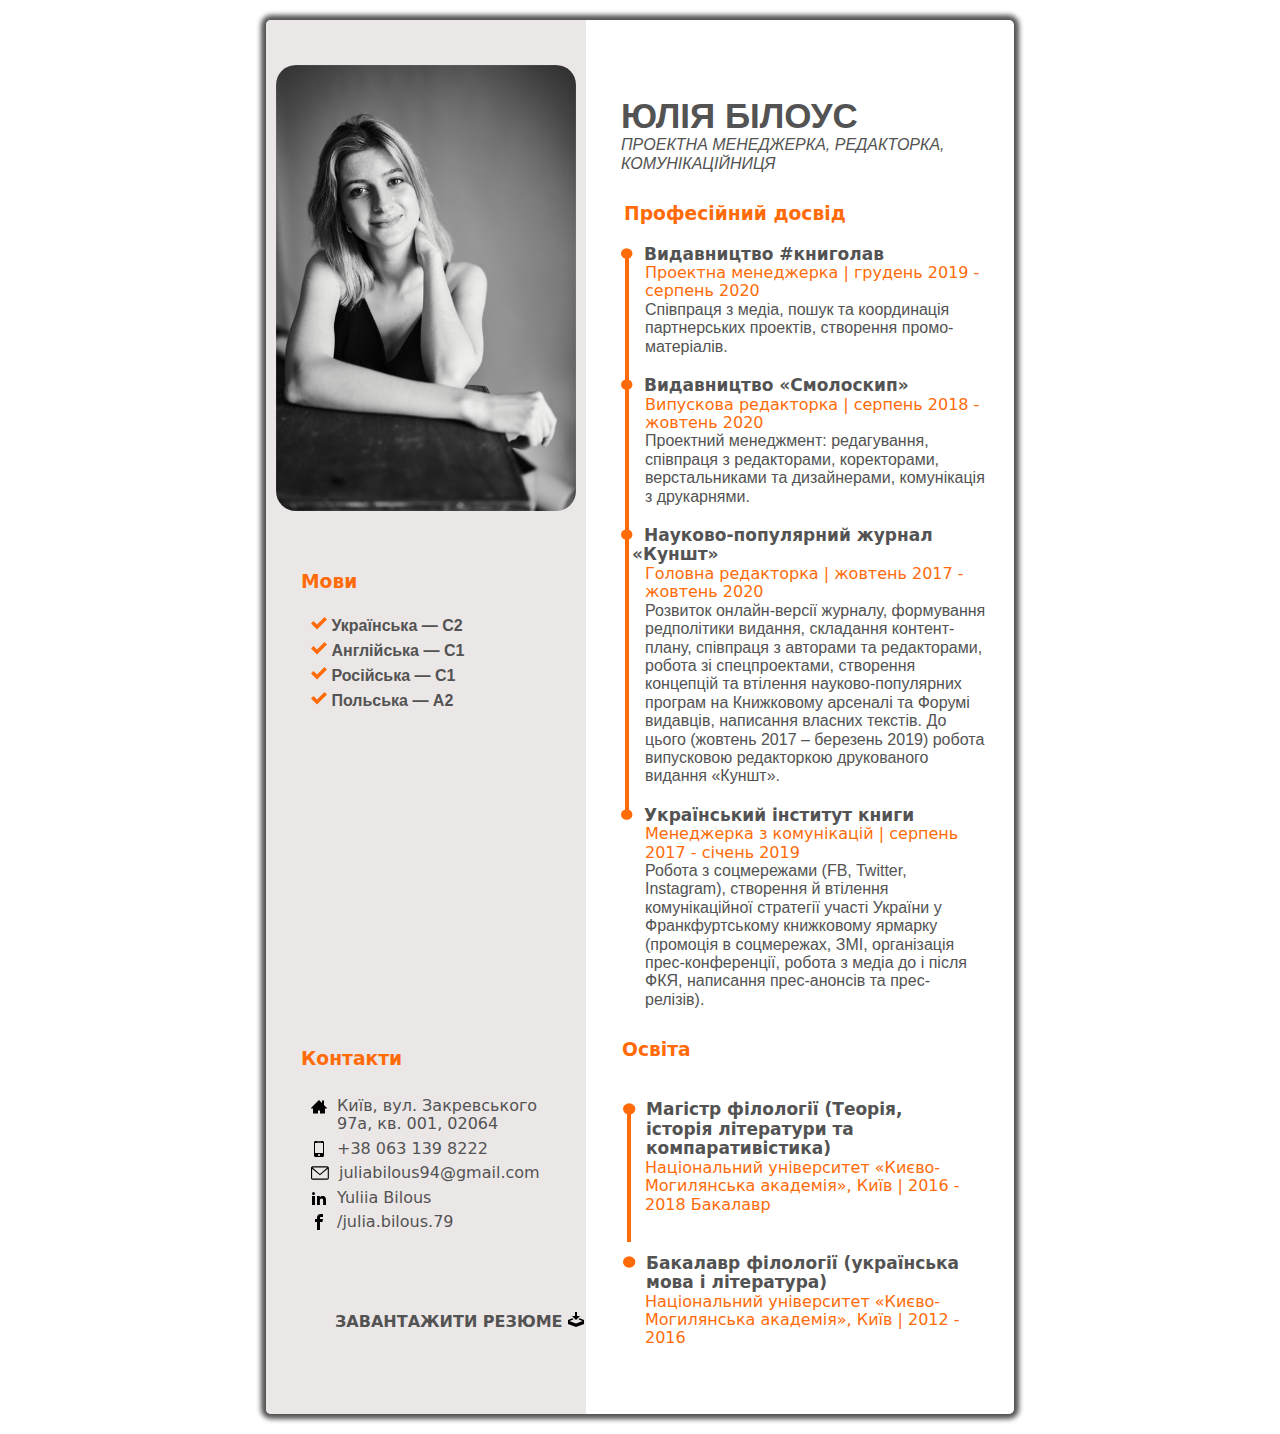
<file: index.html>
<!DOCTYPE html>
<html lang="ua">
<head>
    <meta charset="UTF-8">
    <meta name="viewport" content="width=device-width, initial-scale=1.0">
    <title>bilousjulia</title>
    <link rel="stylesheet" href="https://cdnjs.cloudflare.com/ajax/libs/modern-normalize/1.0.0/modern-normalize.css">
    <!-- <link rel="stylesheet" href="https://fonts.googleapis.com/css2?family=PT+Sans:wght@400;700&family=Rubik:ital,wght@0,300;0,400;1,500&display=swap" rel="stylesheet"> -->
    <link rel="stylesheet" href="https://fonts.googleapis.com/css2?family=Roboto+Condensed:wght@300;400;700&display=swap" rel="stylesheet">
    <link rel="stylesheet" href="./css/style.css">
</head>
<body>
<main class="main_page">
    <div class="main">
        <aside>
            <img class="mainphoto" src="./img/bilous for porto mobile.jpg" alt="main photo">
            <div>
                <div class="main_info">
                    <h3 style="color: #ff6b09; font-weight: 600;">Мови</h3>
                    <ul class="main_info-lang">
                        <li class="main_info-lang-list">
                            <svg style="fill: #ff6b09;" width=16px height=16px>
                                <use href="./img/sprite-icon.svg#icon-checkmark"></use>
                            </svg>
                            Українська — C2</li>
                        <li class="main_info-lang-list">
                            <svg style="fill: #ff6b09;" width=16px height=16px>
                                <use href="./img/sprite-icon.svg#icon-checkmark"></use>
                            </svg>
                            Англійська — C1</li>
                        <li class="main_info-lang-list">
                            <svg style="fill: #ff6b09;" width=16px height=16px>
                                <use href="./img/sprite-icon.svg#icon-checkmark"></use>
                            </svg>
                            Російська — С1</li>
                        <li class="main_info-lang-list">
                            <svg style="fill: #ff6b09;" width=16px height=16px>
                                <use href="./img/sprite-icon.svg#icon-checkmark"></use>
                            </svg>
                            Польська — A2</li>
                    </ul>
                    
                    <h3 style="color: #ff6b09; font-weight: 600;">Контакти</h3>
                    <ul class="main_info-contact" >
                        <li class="contact_box">
                            <a class="contact_address" href="https://goo.gl/maps/2YJ9W36fDjRKBRcX8" target="blank_">
                            <svg  width=29px height=19px>
                                <use href="./img/sprite-icon.svg#icon-home3"></use>
                            </svg>
                            <p style="margin-left: 10px;">Київ, вул. Закревського 97а, кв. 001, 02064</p></a>
                        </li>
                        <li class="contact_box_other">
                            <a class="contact_other" href="tel:+380631398222">
                            <svg width=16px height=16px>
                                <use href="./img/sprite-icon.svg#icon-cmobile"></use>
                            </svg>
                            <p style="margin-left: 10px;">+38 063 139 8222</p></a>
                        </li>
                        <li class="contact_box_other">
                            <a class="contact_other" href="mailto:juliabilous94@gmail.com">
                            <svg width=18px height=16px>
                                <use href="./img/sprite-icon.svg#icon-mail"></use>
                            </svg>
                            <p style="margin-left: 10px;">juliabilous94@gmail.com</p></a>
                        </li>

                        <li class="contact_box_other">
                            <a class="contact_other" href="https://ua.linkedin.com/in/yuliia-bilous-9aaa3616a" target="blank_">
                            <svg width=16px height=16px>
                                <use href="./img/sprite-icon.svg#icon-linkedin2"></use>
                            </svg>
                            <p style="margin-left: 10px;">Yuliia Bilous</p></a>
                        </li>

                        <li class="contact_box_other">
                            <a class="contact_other" href="https://www.facebook.com/julia.bilous.79" target="blank_">
                            <svg width=16px height=16px>
                                <use href="./img/sprite-icon.svg#icon-facebook"></use>
                            </svg>
                            <p style="margin-left: 10px;">/julia.bilous.79</p></a>
                        </li>
                        <p class="button"><a class="button" href="./pdf/Julia_Bilous_portfolio1.pdf" download>Завантажити резюме</a>
                            <svg width=16px height=16px>
                                <use href="./img/sprite-icon.svg#icon-download"></use>
                            </svg></p>
                    </ul>
                    
                </div>
                
            </div>
        </aside>

        <div class="container">
            
            <div class="header">
                <h1 class="header_name">ЮЛІЯ БІЛОУС</h1>
                <p class="header_position"><i>ПРОЕКТНА МЕНЕДЖЕРКА, РЕДАКТОРКА, КОМУНІКАЦІЙНИЦЯ</i></p>
            </div>
            <h3 class="profession">Професійний досвід</h3>
            <div class="workplace_container">
                <p class="workplace">Видавництво #книголав<br></p>
                <p><span class="workplace_position">Проектна менеджерка | грудень 2019 - серпень 2020</span><br>
                <span class="commitments">Співпраця з медіа, пошук та координація партнерських проектів,
                створення промо-матеріалів.</span></p>
            </div>
            <div class="workplace_container">
                <p class="workplace">Видавництво «Смолоскип»<br></p>
                 <p><span class="workplace_position">Випускова редакторка | серпень 2018 - жовтень 2020</span><br>
                <span class="commitments">Проектний менеджмент: редагування, співпраця з редакторами,
                коректорами, верстальниками та дизайнерами, комунікація з
                друкарнями.</span></p>
            </div>
            <div class="workplace_container">
                <p class="workplace">Науково-популярний журнал «Куншт»</p>
                <p><span class="workplace_position">Головна редакторка | жовтень 2017 - жовтень 2020
                </span><br>
                <span class="commitments">Розвиток онлайн-версії журналу, формування редполітики
                видання, складання контент-плану, співпраця з авторами та
                редакторами, робота зі спецпроектами, створення концепцій та
                втілення науково-популярних програм на Книжковому арсеналі та
                Форумі видавців, написання власних текстів.
                До цього (жовтень 2017 – березень 2019) робота випусковою
                редакторкою друкованого видання «Куншт».</span></p>
            </div>
            <div class="workplace_container">
                <p class="workplace">Український інститут книги<br></p>
                <p><span class="workplace_position">Менеджерка з комунікацій | серпень 2017 - січень 2019</span><br>
                <span class="commitments">Робота з соцмережами (FB, Twitter, Instagram), створення й
                втілення комунікаційної стратегії участі України у
                Франкфуртському книжковому ярмарку (промоція в соцмережах,
                ЗМІ, організація прес-конференції, робота з медіа до і після ФКЯ,
                написання прес-анонсів та прес-релізів).</span></p>
            </div>

            <div class="education">
                <h3 class="education_head">Освіта</h3>
                <div class="education_list workplace_container">
                    
                    <p class="educationplace"><span class="education_comm">Магістр філології (Теорія, історія літератури та
                    компаративістика)</span></p>
                    <p><span class="workplace_position">Національний університет «Києво-Могилянська академія», Київ | 2016 -
                    2018 Бакалавр</span></p>
                    <p class="educationplace"><span class="education_comm">Бакалавр філології (українська мова і література)</span></p>
                    <p><span class="workplace_position">Національний університет «Києво-Могилянська академія», Київ | 2012 -
                    2016</span></p>
                </div>
                <div class="main_info-bottom">
                    <h3 style="color: #ff6b09; font-weight: 600;">Мови</h3>
                    <ul class="main_info-lang">
                        <li class="main_info-lang-list">
                            <svg style="fill: #ff6b09;" width=16px height=16px>
                                <use href="./img/sprite-icon.svg#icon-checkmark"></use>
                            </svg>
                            Українська — C2
                        </li>
                        <li class="main_info-lang-list">
                            <svg style="fill: #ff6b09;" width=16px height=16px>
                                <use href="./img/sprite-icon.svg#icon-checkmark"></use>
                            </svg>
                            Англійська — C1
                        </li>
                        <li class="main_info-lang-list">
                            <svg style="fill: #ff6b09;" width=16px height=16px>
                                <use href="./img/sprite-icon.svg#icon-checkmark"></use>
                            </svg>
                            Російська — С1
                        </li>
                        <li class="main_info-lang-list">
                            <svg style="fill: #ff6b09;" width=16px height=16px>
                                <use href="./img/sprite-icon.svg#icon-checkmark"></use>
                            </svg>
                            Польська — A2
                        </li>
                    </ul>
                    <h3 style="color:#ff6b09; font-weight: 600;">Контакти</h3>
                    <ul class="main_info-contact">
                        <li class="contact_box">
                            <a class="contact_address" href="https://goo.gl/maps/2YJ9W36fDjRKBRcX8" target="blank_">
                                <svg width=29px height=19px>
                                    <use href="./img/sprite-icon.svg#icon-home3"></use>
                                </svg>
                                <p style="margin-left: 10px;">Київ, вул. Закревського 97а, кв. 001, 02064</p>
                            </a>
                        </li>
                        <li class="contact_box_other">
                            <a class="contact_other" href="tel:+380631398222">
                                <svg width=16px height=16px>
                                    <use href="./img/sprite-icon.svg#icon-cmobile"></use>
                                </svg>
                                <p style="margin-left: 10px;">+38 063 139 8222</p>
                            </a>
                        </li>
                        <li class="contact_box_other">
                            <a class="contact_other" href="mailto:juliabilous94@gmail.com">
                                <svg width=18px height=16px>
                                    <use href="./img/sprite-icon.svg#icon-mail"></use>
                                </svg>
                                <p style="margin-left: 10px;">juliabilous94@gmail.com</p>
                            </a>
                        </li>
                    
                        <li class="contact_box_other">
                            <a class="contact_other" href="https://ua.linkedin.com/in/yuliia-bilous-9aaa3616a" target="blank_">
                                <svg width=16px height=16px>
                                    <use href="./img/sprite-icon.svg#icon-linkedin2"></use>
                                </svg>
                                <p style="margin-left: 10px;">Yuliia Bilous</p>
                            </a>
                        </li>
                    
                        <li class="contact_box_other">
                            <a class="contact_other" href="https://www.facebook.com/julia.bilous.79" target="blank_">
                                <svg width=16px height=16px>
                                    <use href="./img/sprite-icon.svg#icon-facebook"></use>
                                </svg>
                                <p style="margin-left: 10px;">/julia.bilous.79</p>
                            </a>
                            
                        </li>
                    </ul>
                    </ul>
                    <p><a class="button" href="./pdf/Julia_Bilous_portfolio1.pdf" download>Завантажити резюме
                        <svg width=16px height=16px>
                            <use href="./img/sprite-icon.svg#icon-download"></use>
                        </svg>
                    </a>
                </div>
            </div>
        </div>
    </div>
</main>
</body>
</html>
</file>
<file: css/style.css>
body {
  margin: auto;
}
ul,
ol {
  list-style: none;
  padding: 0px;
}

*,
*::before,
*::after {
  margin: 0;
  padding: 0;
}

.list {
  list-style: none;
}
.link-underline {
  text-decoration: none;
}

.link {
  text-decoration: none;
}

.header {
  font-family: Roboto, sans-serif;

  justify-content: center;
  margin: 0 auto;
  padding-left: 20px;
}

.mainphoto {
  display: block;
  width: 320px;
  height: 466px;
  margin: 0 auto;
  padding: 10px;
  margin-top: 35px;
  border-radius: 30px;
  position: relative;
}

.profession {
  font-weight: 600;
  color: #ff6b09;
  position: relative;
  margin-top: 30px;
}

.profession::before {
  content: "";
  display: block;
  width: 3px;
  height: 629px;
  background-color: #ff6b09;
  position: absolute;
  left: 24px;
  top: 45px;
}
.educationplace::before {
  content: "";
  display: inline-flex;
  position: relative;
  right: 18px;
  background-image: url("../img/ellipse.svg");
  background-repeat: no-repeat;
  background-size: contain;
  width: 13px;
  height: 12px;
  top: 19px;
}
.education_list {
  position: relative;
  display: block;
}
.education_list::before {
  content: "";
  display: block;
  width: 3px;
  height: 130px;
  background-color: #ff6b09;
  position: absolute;
  left: 24px;
  top: 6px;
}

.educationplace {
  font-weight: 700;
  font-size: 17px;
  position: relative;
  right: 13px;
  margin-top: 20px;
}
.workplace {
  font-weight: 700;
  font-size: 17px;
  position: relative;
  right: 13px;
  margin-top: 20px;
  color: #535353;
}

.workplace::before {
  content: "";
  display: inline-flex;
  position: relative;
  right: 18px;
  background-image: url("../img/ellipse.svg");
  background-repeat: no-repeat;
  background-size: contain;
  width: 13px;
  height: 13px;
}

.workplace_position {
  color: #ff6b09;
  font-weight: 400;
}

.main_info {
  display: block;
  width: 320px;
  margin: 0 auto;
}

.container {
  display: block;
  width: 426px;
  margin: 0 auto;
  padding: 0px;
  justify-content: center;
}

.header_position {
  display: flex;
  justify-content: center;
  font-weight: 400;
  color: #535353;
}

.main_page {
  margin: 0 auto;
}

.commitments {
  font-weight: 500;
  font-family: roboto, sans-serif;
  color: #535353;
}




@media screen and (min-width: 320px) {
  .main_info {
    display: none;
  }

  .main_info-bottom {
    margin-top: 20px;
  }
  .container {
    padding: 16px;
    width: 300px;
    
  }

  .main_info-lang {
    display: flex;
    justify-content: space-between;
    flex-wrap: wrap;
    width: 277px;
    padding-left: 58px;
    margin-bottom: 70px;
    margin-top: 20px;
  }

  .main_info-contact {
    padding-top: 20px;
    padding-left: 10px;
    padding-bottom: 50px;
  }

  /* .workplace {
    padding-left: 30px;
  } */

  .workplace_container {
    padding-left: 30px;
    padding-right: 10px;
    display: block;
    width: 285px;
  }

  .header_name {
    font-size: 30px;
    font-weight: 900;
    color: #535353;
  }

  .profession::before {
    content: "";
    display: block;
    width: 4px;
    height: 715px;
    background-color: #ff6b09;
    position: absolute;
    left: 3px;
    top: 52px;
  }

  .education_head {
    margin-top: 30px;
    color: #ff6b09;
    font-weight: 500;
  }

  .education_list {
    position: relative;
    display: block;
  }
  .education_list::before {
    content: "";
    display: block;
    width: 4px;
    height: 157px;
    background-color: #ff6b09;
    position: absolute;
    left: 3px;
    top: 33px;
  }

  .education_comm {
    display: flex;
    margin-left: 14px;
    color: #535353;
  }

  .contact_box {
    display: flex;
    margin-top: 8px;
  }

  .contact_box:hover {
    cursor: pointer;
    fill: #ff6b09;
    color: #ff6b09;
  }
  .contact_address {
    display: flex;
    width: 228px;
    text-decoration: none;
    color: #535353;
    margin: 0;
  }

  .contact_other {
    display: flex;
    align-items: center;
    margin-left: 0px;

    text-decoration: none;
    color: #535353;
  }

  .contact_box_other {
    display: flex;
    align-items: center;
    margin-top: 6px;
  }
  .contact_other:hover {
    cursor: pointer;
    fill: #ff6b09;
    color: #ff6b09;
  }

  .main_info-lang-list:hover {
    fill: #ff6b09;
    color: #ff6b09;
    cursor: pointer;
  }

  .svg_home {
    display: block;
    width: 29px;
    height: 19px;
    fill: #535353;
  }

  .svg_home:hover,
  .contact_address:hover {
    fill: #ff6b09;
    color: #ff6b09;
  }

  .button {
    text-decoration: none;
    margin-top: 80px;
    font-weight: 700;
    margin-left: 35px;
    font-style: normal;
    color: #535353;
    box-sizing: border-box;
    text-transform: uppercase;
    
        
  }
  
  .button:hover {
    color: #ff6b09;
    fill: #ff6b09;
    
  }

  



}

@media screen and (min-width: 800px) {
  .main {
    display: flex;
    /*border: solid 3px #535353;*/
    border-radius: 5px;
    box-shadow: 0px 0 5px 5px #535353;
    width: 748px;
    margin: 20px auto;
    
  }

  .header {
    padding-left: 25px;
  }

  aside {
    background-color: #ebe7e7;
    border-radius: 5px 0 0 5px;
  }
  .main_info {
    display: block;
    color: black;
    position: static;
    padding-left: 35px;
    margin-top: 50px;
  }

  .main_info-bottom {
    display: none;
  }

  .main_info-lang {
    display: block;
    padding-left: 10px;
    margin-bottom: 335px;
    line-height: 25px;
    font-weight: 700;
    color: #535353;
    font-family: Roboto, sans-serif;
  }

  .main_info-contact {
    display: block;
  }

  .container {
    width: 422px;
    margin: 0;
    margin-top: 10px;
    padding-left: 10px;
    border: none;
  }

  .header_name {
    font-size: 35px;
    font-weight: 900;
    color: #535353;
    margin-top: 50px;
  }
  .profession {
    margin-left: 28px;
  }
  .profession::before {
    content: "";
    display: block;
    width: 4px;
    height: 561px;
    background-color: #ff6b09;
    position: absolute;
    left: 1px;
    top: 53px;
  }
  .education_head {
    color: #ff6b09;
    font-weight: 600;
    margin-left: 26px;
  }
  .educationplace::before {
    content: "";
    display: inline-flex;
    position: relative;
    right: 9px;
    background-image: url("../img/ellipse.svg");
    background-repeat: no-repeat;
    background-size: contain;
    width: 13px;
    height: 12px;
    top: 19px;
  }
  .education_list {
    position: relative;
    padding-bottom: 50px;
  }
  .education_list::before {
    content: "";
    display: block;
    width: 4px;
    height: 130px;
    background-color: #ff6b09;
    position: absolute;
    left: 31px;
    top: 31px;
  }

  .workplace_container {
    padding-left: 49px;
    padding-right: 30px;
    display: block;
    width: 420px;
  }

  .workplace::before {
    content: "";
    display: inline-flex;
    position: relative;
    right: 11px;
    background-image: url("../img/ellipse.svg");
    background-repeat: no-repeat;
    background-size: contain;
    width: 12px;
    height: 12px;
  }

  .contact_box {
    display: flex;
    margin-top: 8px;
  }

  .contact_box:hover {
    cursor: pointer;
    fill: #ff6b09;
    color: #ff6b09;
  }
  .contact_address {
    display: flex;
    width: 228px;
    text-decoration: none;
    color: #535353;
    margin: 0;
  }

  .contact_other {
    display: flex;
    align-items: center;
    margin-left: 0px;

    text-decoration: none;
    color: #535353;
  }

  .contact_box_other {
    display: flex;
    align-items: center;
    margin-top: 6px;
  }
  .contact_other:hover {
    cursor: pointer;
    fill: #ff6b09;
    color: #ff6b09;
  }

  .main_info-lang-list:hover {
    fill: #ff6b09;
    color: #ff6b09;
    cursor: pointer;
  }

  .svg_home {
    display: block;
    width: 29px;
    height: 19px;
    fill: #535353;
  }

  .svg_home:hover,
  .contact_address:hover {
    fill: #ff6b09;
    color: #ff6b09;
  }

  .button {
    text-decoration: none;
    margin-top: 80px;
    font-weight: 700;
    margin-left: 12px;
    font-style: normal;
    color: #535353;
    box-sizing: border-box;
    text-transform: uppercase;
        
  }

  .button:hover {
    color: #ff6b09;
    
    
  }



}
</file>
